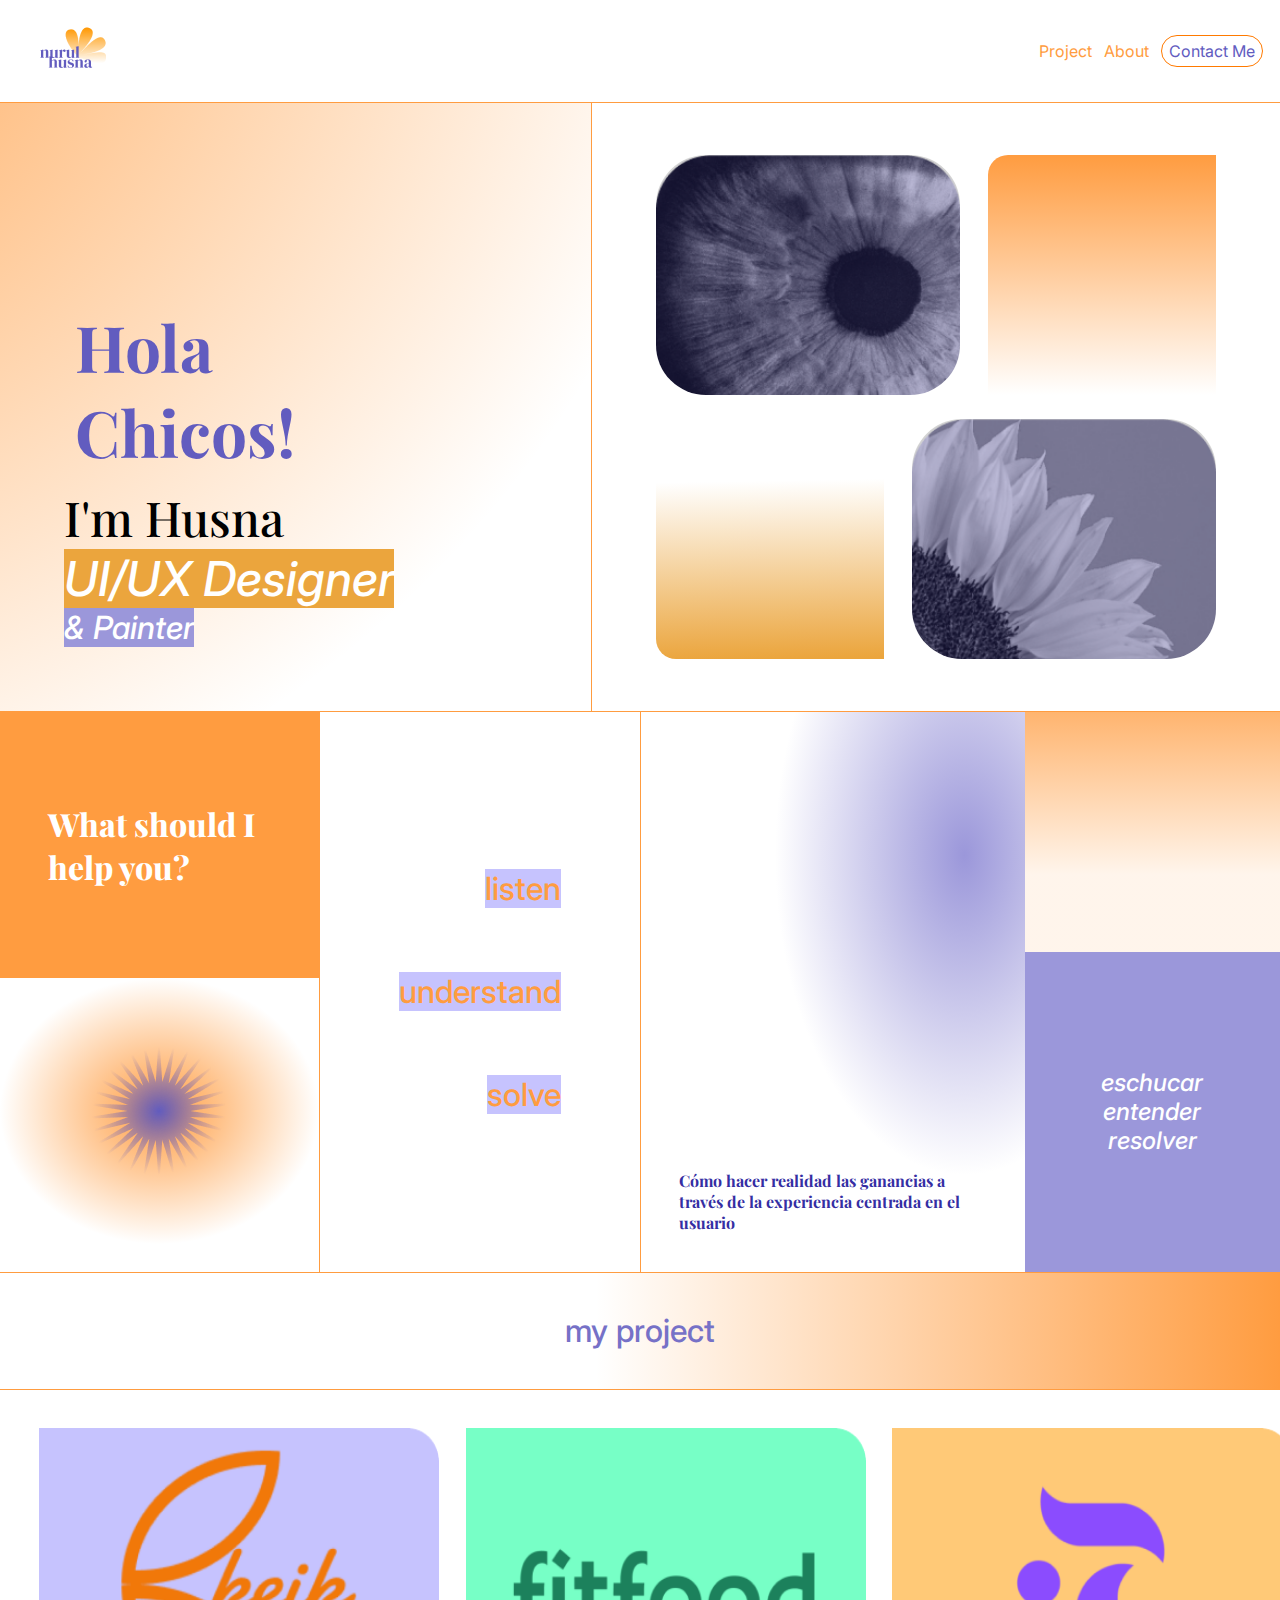
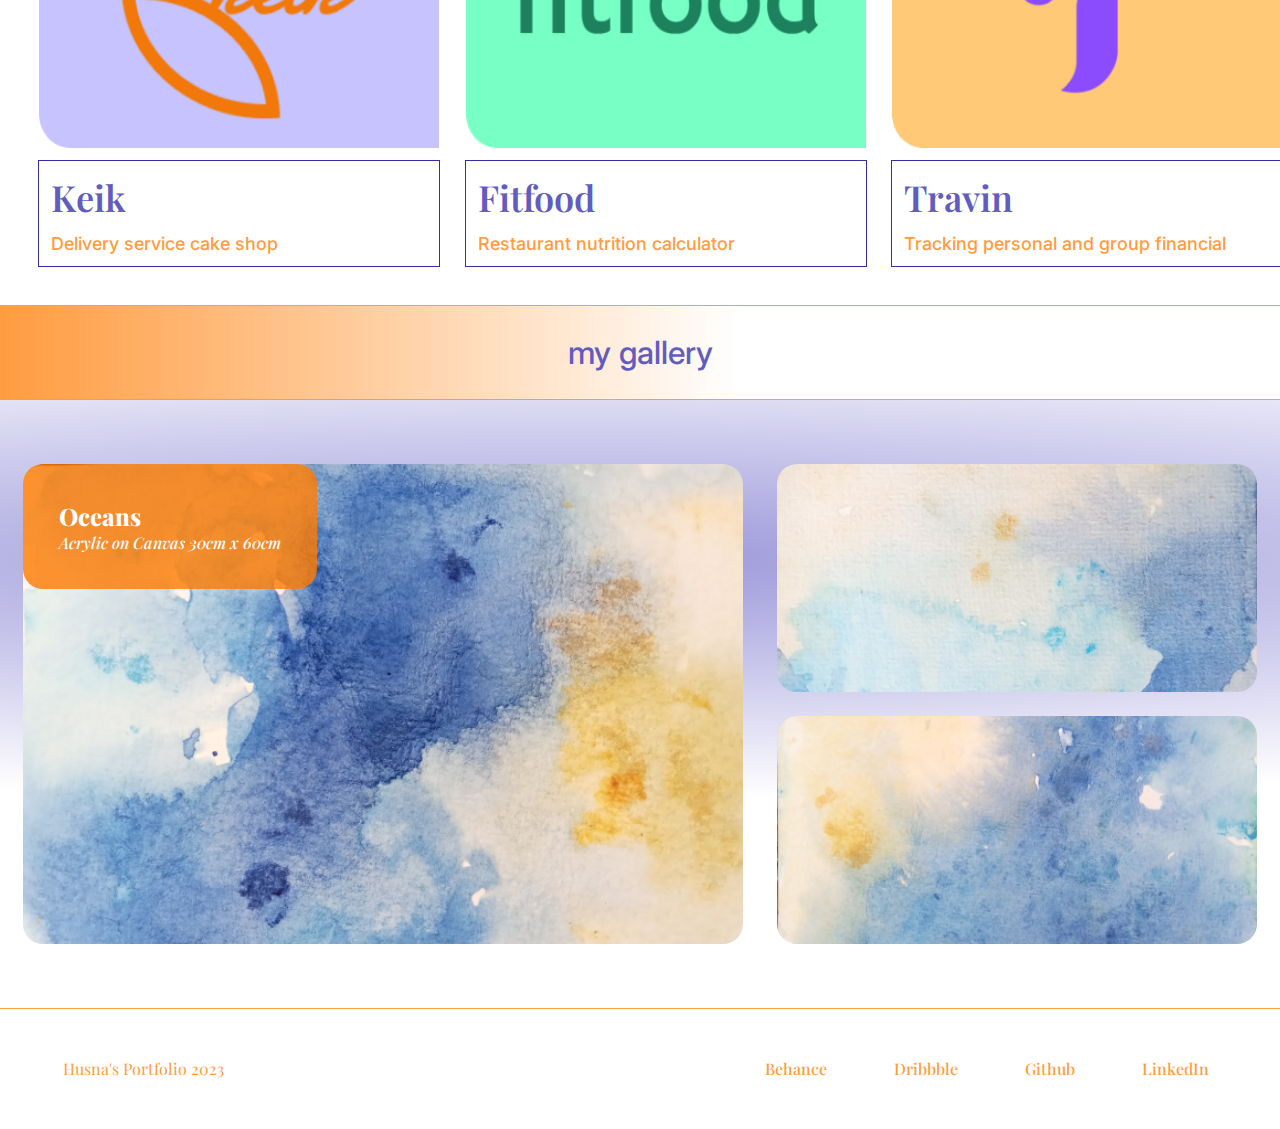
<file: index.html>
<!DOCTYPE html>
<html lang="en">
<head>
    <meta charset="UTF-8">
    <meta name="viewport" content="width=device-width, initial-scale=1.0">
    <title>Husna's Portfolio 2023</title>
    <link rel="stylesheet" href="./assets/css/style.css">
    <link rel="preconnect" href="https://fonts.googleapis.com">
    <link rel="preconnect" href="https://fonts.gstatic.com" crossorigin>
    <link href="https://fonts.googleapis.com/css2?family=Inter:wght@500&family=Playfair+Display:wght@500&display=swap" rel="stylesheet">
</head>
<body>
    <nav>
        <div class="logo">
            <a href="./index.html"><img src="./assets/images/logo.png" class= "logo"/></a>
        </div>
        <div class="navlist">
            <ul>
                <li><a href="/pages/project.html">Project</a></li>
                <li><a href="/pages/about.html">About</a></li>
                <a href="/pages/contact.html" class="button">Contact Me</a>
            </ul>    
        </div>
    </nav>
    <section class="introduction">
        <div class="intro1">
            <div class="textintro1">
                <h1>Hola Chicos!</h1>
                <div class="textintro2">
                <h2>I'm Husna</h2>
                <h3 class="orange">UI/UX Designer</h3>
                <h3 class="purple">& Painter</h3>
                </div>
            </div>
        </div>
        <div class="intro2">
            <div class="introfr1">
                <div class="boxf1">
                </div>
                <div class="boxf2">
                </div>
            </div>
            <div class="introfr2">
                <div class="boxf3">
                </div>
                <div class="boxf4">
                </div>
            </div>
        </div>
    </section>
    <section class="service">
        <div class="service1">
            <div class="service1box1">
                <p>What should I help you?</p>
            </div>
            <div class="service1box2">
                <img src="./assets/images/Star 5.png"/>
            </div>
        </div>
        <div class="service2">
            <div class="service2text">
            <p>listen</p>
            <p>understand</p>
            <p>solve</p>
            </div>
        </div>
        <div class="service3">
            <p>Cómo hacer realidad las ganancias a través de la experiencia centrada en el usuario</p>
        </div>
        <div class="service4">
            <div class="service4box1"></div>
            <div class="service4box2">
                <p>eschucar</p>
                <p>entender</p>
                <p>resolver</p>
            </div> 
        </div>
    </section>
    <section class="projecttitle">
        <h1>my project</h1>
    </section>
    <section class="project">
        <div class="projectcontainer">
            <div class="prjcard">
                <img src="/assets/images/keik.png"/>
                <div class="prjdesc">
                <h4><a href="/pages/contentkeik.html">Keik</a></h4>
                <p>Delivery service cake shop</p>
                </div>
            </div>
            <div class="prjcard">
                <img src="/assets/images/fitfood.png"/>
                <div class="prjdesc">
                <h4><a href="/pages/content.html">Fitfood</a></h4>
                <p>Restaurant nutrition calculator</p>
                </div>
            </div>
            <div class="prjcard">
                <img src="/assets/images/travin.png"/>
                <div class="prjdesc">
                <h4><a href="/pages/content.html">Travin</a></h4>
                <p>Tracking personal and group financial</p>
                </div>
            </div>
        </div>
    </section>
    <section class="gallerytitle">
        <h2>my gallery</h2>
    </section>
    <section class="gallery">
        <div class="gallerymain">
            <div class="gallerymaintext">
                <h4>Oceans</h4>
                <p><i>Acrylic on Canvas 30cm x 60cm</i></p>
            </div>
        </div>
        <div class="gallerysmall">
            <div class="gallerysmallcontent1"></div>
            <div class="gallerysmallcontent2"></div>
        </div>
    </section>
    <footer>
        <p>Husna's Portfolio 2023</p>
        <div class="footertext">
            <ul>
                <li><a href="https://www.behance.net/husnaanana">Behance</a></li>
                <li><a href="https://dribbble.com/NonaHusna">Dribbble</a></li>
                <li><a href="">Github</a></li>
                <li><a href="http://www.linkedin.com/in/nurul-husna23">LinkedIn</a></li>
            </ul>
        </div>
    </footer>
    <script type="JavaScripttext" src="./assets/js/script.js"></script>
</body>
</html>
</file>
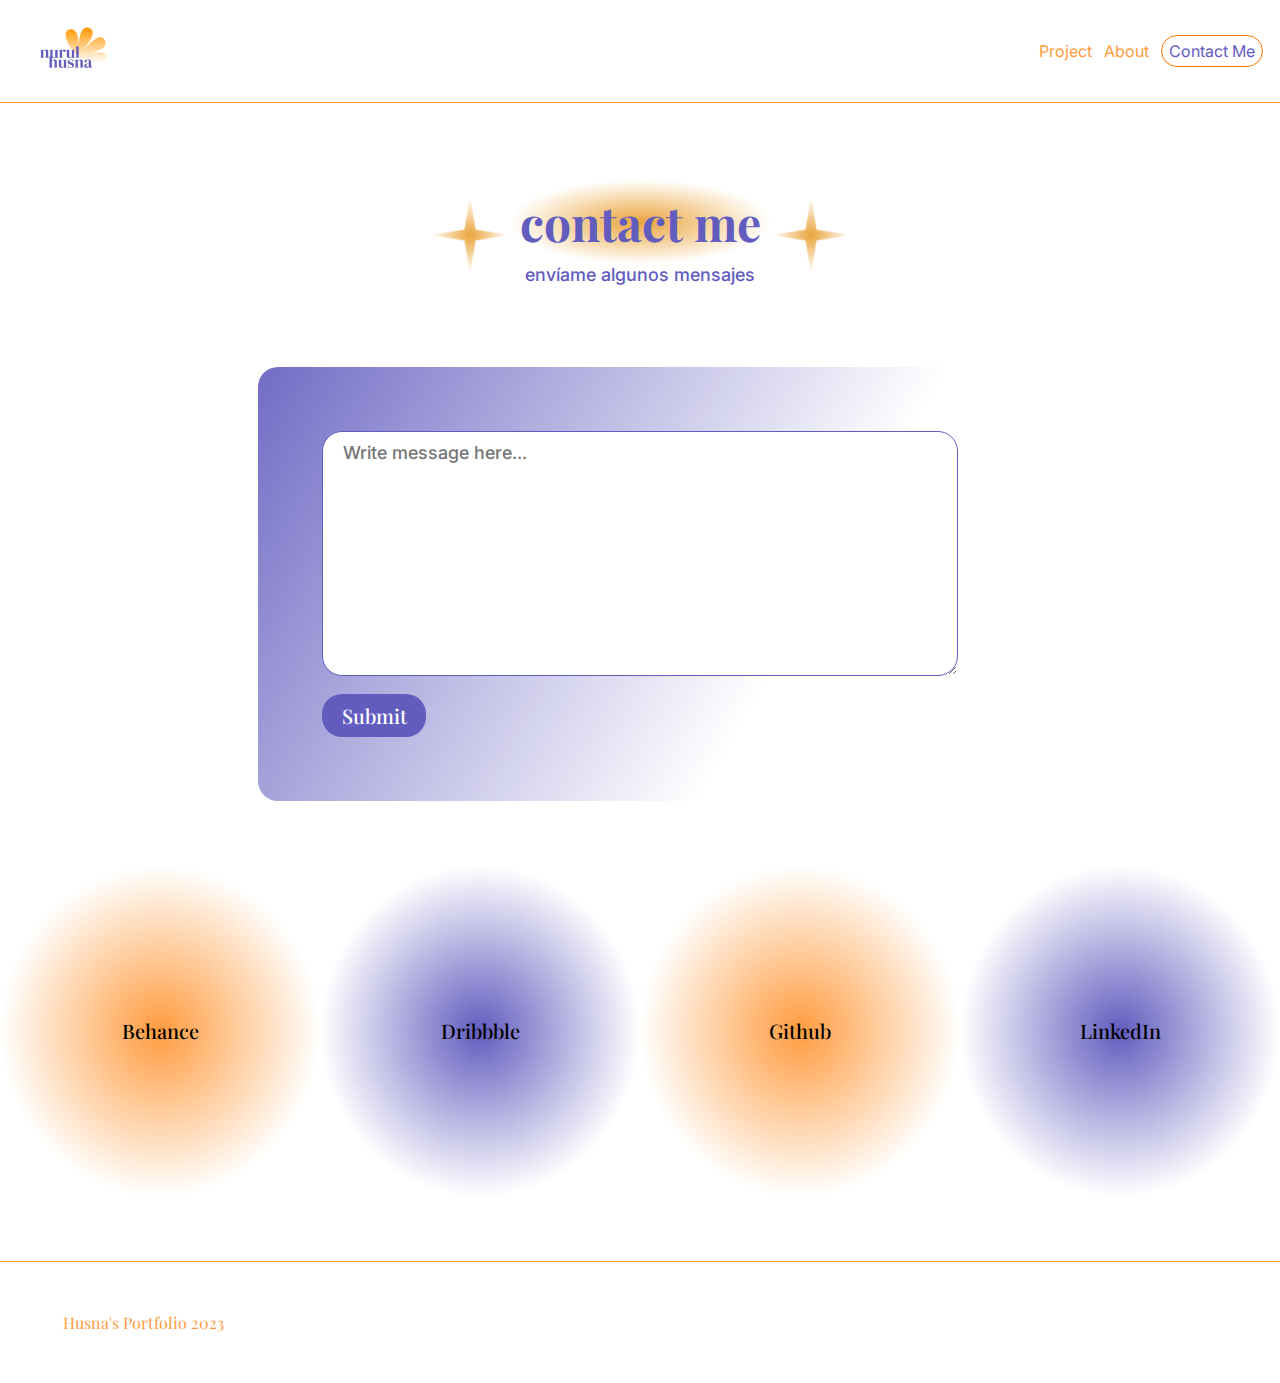
<file: pages/contact.html>
<!DOCTYPE html>
<html lang="en">
<head>
    <meta charset="UTF-8">
    <meta name="viewport" content="width=device-width, initial-scale=1.0">
    <title>Husna's Portfolio 2023</title>
    <link rel="stylesheet" href="/assets/css/style.css">
    <link rel="preconnect" href="https://fonts.googleapis.com">
    <link rel="preconnect" href="https://fonts.gstatic.com" crossorigin>
    <link href="https://fonts.googleapis.com/css2?family=Inter:wght@500&family=Playfair+Display:wght@500&display=swap" rel="stylesheet">
</head>
<body>
    <nav>
        <div class="logo">
            <a href="/index.html"><img src="/assets/images/logo.png" class= "logo"/></a></a>
        </div>
        <div class="navlist">
            <ul>
                <li><a href="/pages/project.html">Project</a></li>
                <li><a href="/pages/about.html">About</a></li>
                <a href="/pages/contact.html" class="button">Contact Me</a>
            </ul>    
        </div>
    </nav>
    <section class="contacttitle">
        <div class="contact">
        <img src="/assets/images/Star 1.png"/>
            <div class=" contacttext">
                <h1>contact me</h1>
                <p>envíame algunos mensajes</p>
            </div>
        <img src="/assets/images/Star 1.png"/>
        </div>
    </section>
    <section class="message">
        <form id="messagebox">
            <textarea id="textmessage" type="text" name="name" rows="10" cols="50" placeholder="Write message here..."></textarea>
            <br>
            <button class="submitmessage" type="submit" id="submit-btn">Submit</button>
        </form>
    </section>

    <section class="social">
        <a class="socialorange" href="https://www.behance.net/husnaanana">Behance</a>
        <a class="socialpurple" href="https://dribbble.com/NonaHusna">Dribbble</a>
        <a class="socialorange" href="">Github</a>
        <a class="socialpurple" href="http://www.linkedin.com/in/nurul-husna23">LinkedIn</a>
    </section>
    <footer>
        <p>Husna's Portfolio 2023</p>
    </footer>
    <script type="JavaScripttext" src="./assets/js/contact.js"></script>
</body>
</html>
</file>
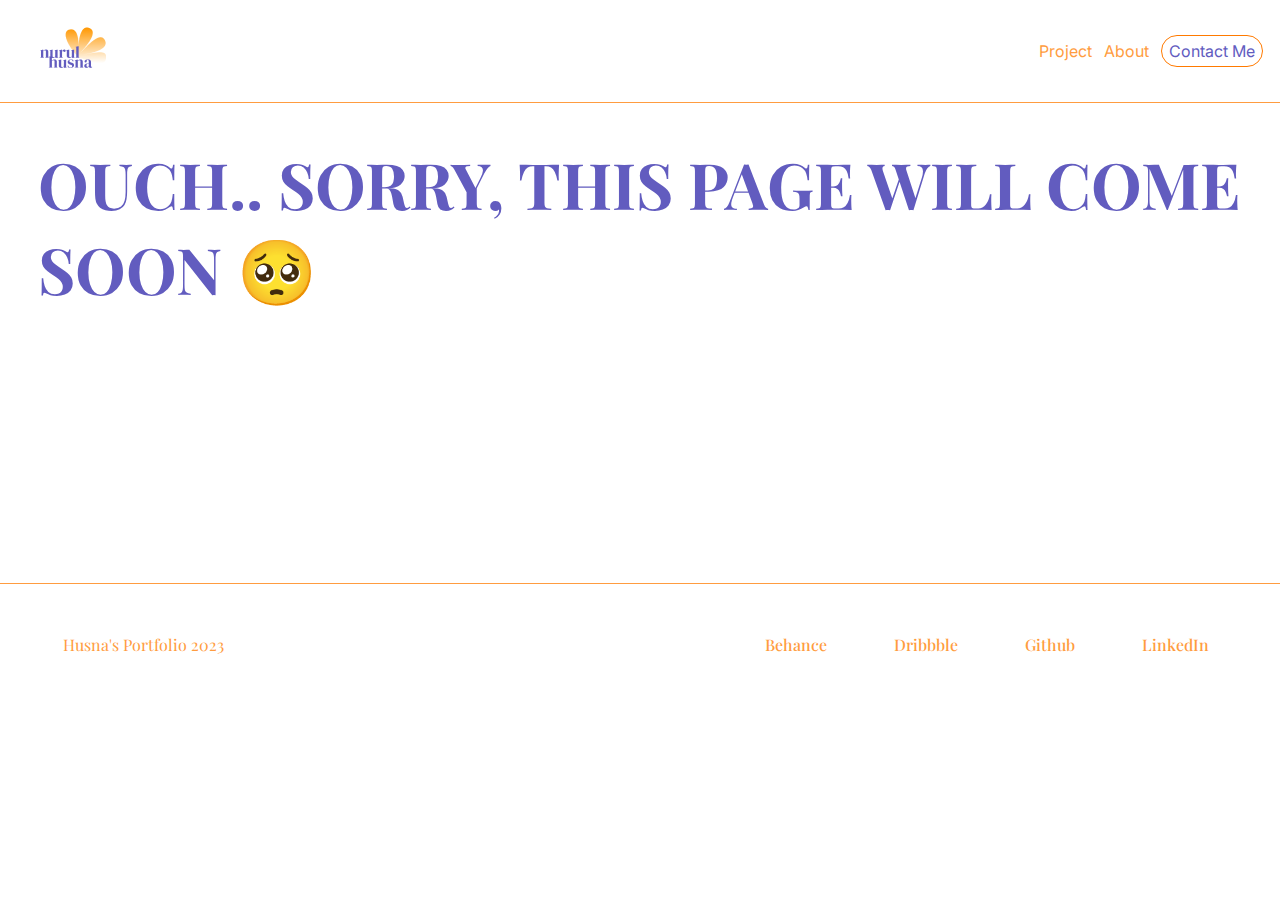
<file: pages/content.html>
<!DOCTYPE html>
<html lang="en">
<head>
    <link rel="stylesheet" href="/assets/css/style.css">
    <link rel="preconnect" href="https://fonts.googleapis.com">
    <link rel="preconnect" href="https://fonts.gstatic.com" crossorigin>
    <link href="https://fonts.googleapis.com/css2?family=Inter:wght@500&family=Playfair+Display:wght@500&display=swap" rel="stylesheet">
</head>
<body>
    <nav>
        <div class="logo">
            <a href="/index.html"><img src="/assets/images/logo.png" class= "logo"/></a>
        </div>
        <div class="navlist">
            <ul>
                <li><a href="./project.html">Project</a></li>
                <li><a href="./about.html">About</a></li>
                <a href="./contact.html" class="button">Contact Me</a>
            </ul>    
        </div>
    </nav>
    <section class="contentcontain">
        <h1>OUCH.. SORRY, THIS PAGE WILL COME SOON &#129402;</h1>
    </section>
    <footer>
        <p>Husna's Portfolio 2023</p>
        <div class="footertext">
            <ul>
                <li><a href="https://www.behance.net/husnaanana">Behance</a></li>
                <li><a href="https://dribbble.com/NonaHusna">Dribbble</a></li>
                <li><a href="">Github</a></li>
                <li><a href="http://www.linkedin.com/in/nurul-husna23">LinkedIn</a></li>
            </ul>
        </div>
    </footer> 
</body>
</html>
</file>
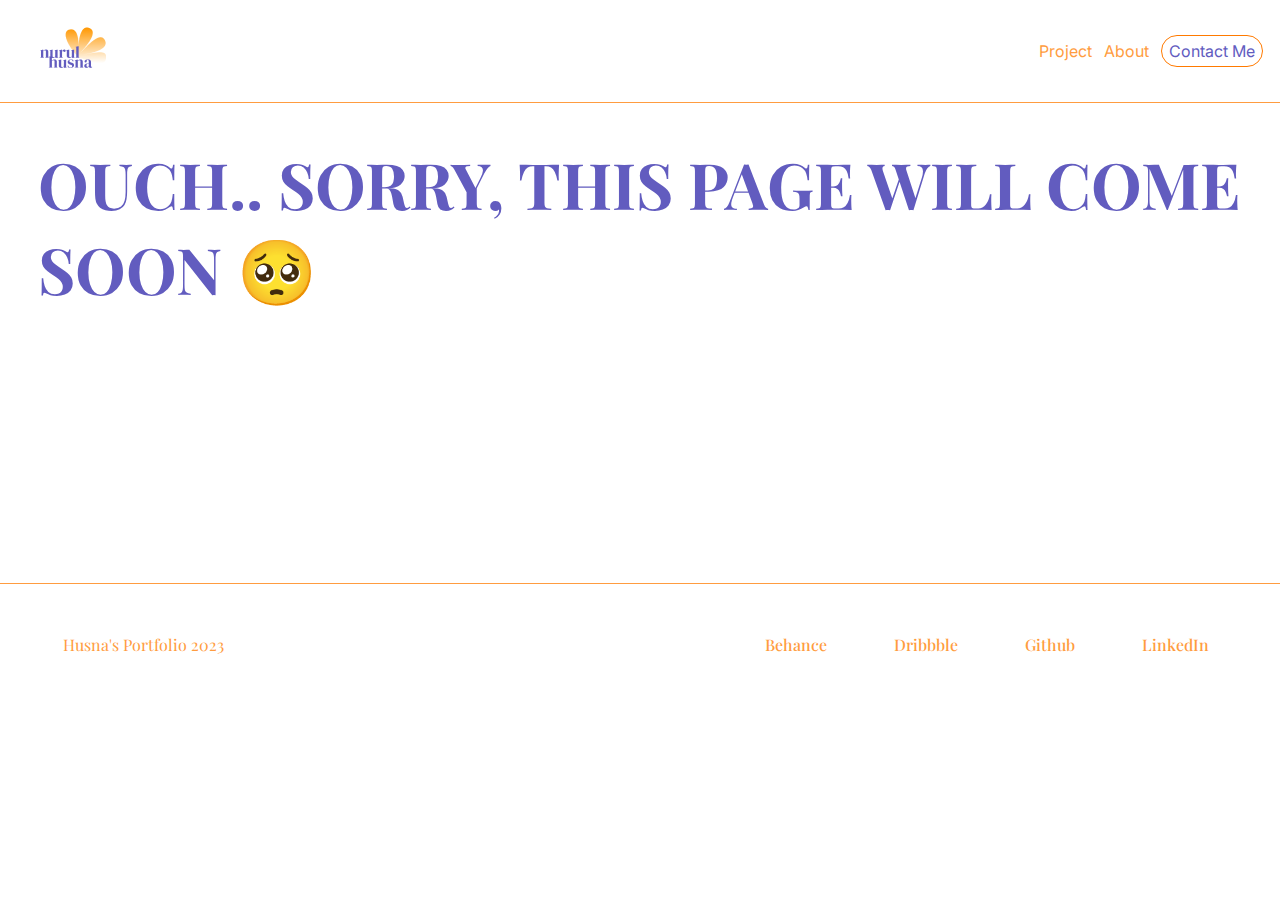
<file: pages/contentkeik.html>
<!DOCTYPE html>
<html lang="en">
<head>
    <link rel="stylesheet" href="/assets/css/style.css">
    <link rel="preconnect" href="https://fonts.googleapis.com">
    <link rel="preconnect" href="https://fonts.gstatic.com" crossorigin>
    <link href="https://fonts.googleapis.com/css2?family=Inter:wght@500&family=Playfair+Display:wght@500&display=swap" rel="stylesheet">
</head>
<body>
    <nav>
        <div class="logo">
            <a href="/index.html"><img src="/assets/images/logo.png" class= "logo"/></a>
        </div>
        <div class="navlist">
            <ul>
                <li><a href="./project.html">Project</a></li>
                <li><a href="./about.html">About</a></li>
                <a href="./contact.html" class="button">Contact Me</a>
            </ul>    
        </div>
    </nav>
    <section class="contentcontain">
        <h1 class="info">OUCH.. SORRY, THIS PAGE WILL COME SOON &#129402;</h1>
    </section>
    <footer>
        <p>Husna's Portfolio 2023</p>
        <div class="footertext">
            <ul>
                <li><a href="https://www.behance.net/husnaanana">Behance</a></li>
                <li><a href="https://dribbble.com/NonaHusna">Dribbble</a></li>
                <li><a href="">Github</a></li>
                <li><a href="http://www.linkedin.com/in/nurul-husna23">LinkedIn</a></li>
            </ul>
        </div>
    </footer> 
</body>
</html>
</file>
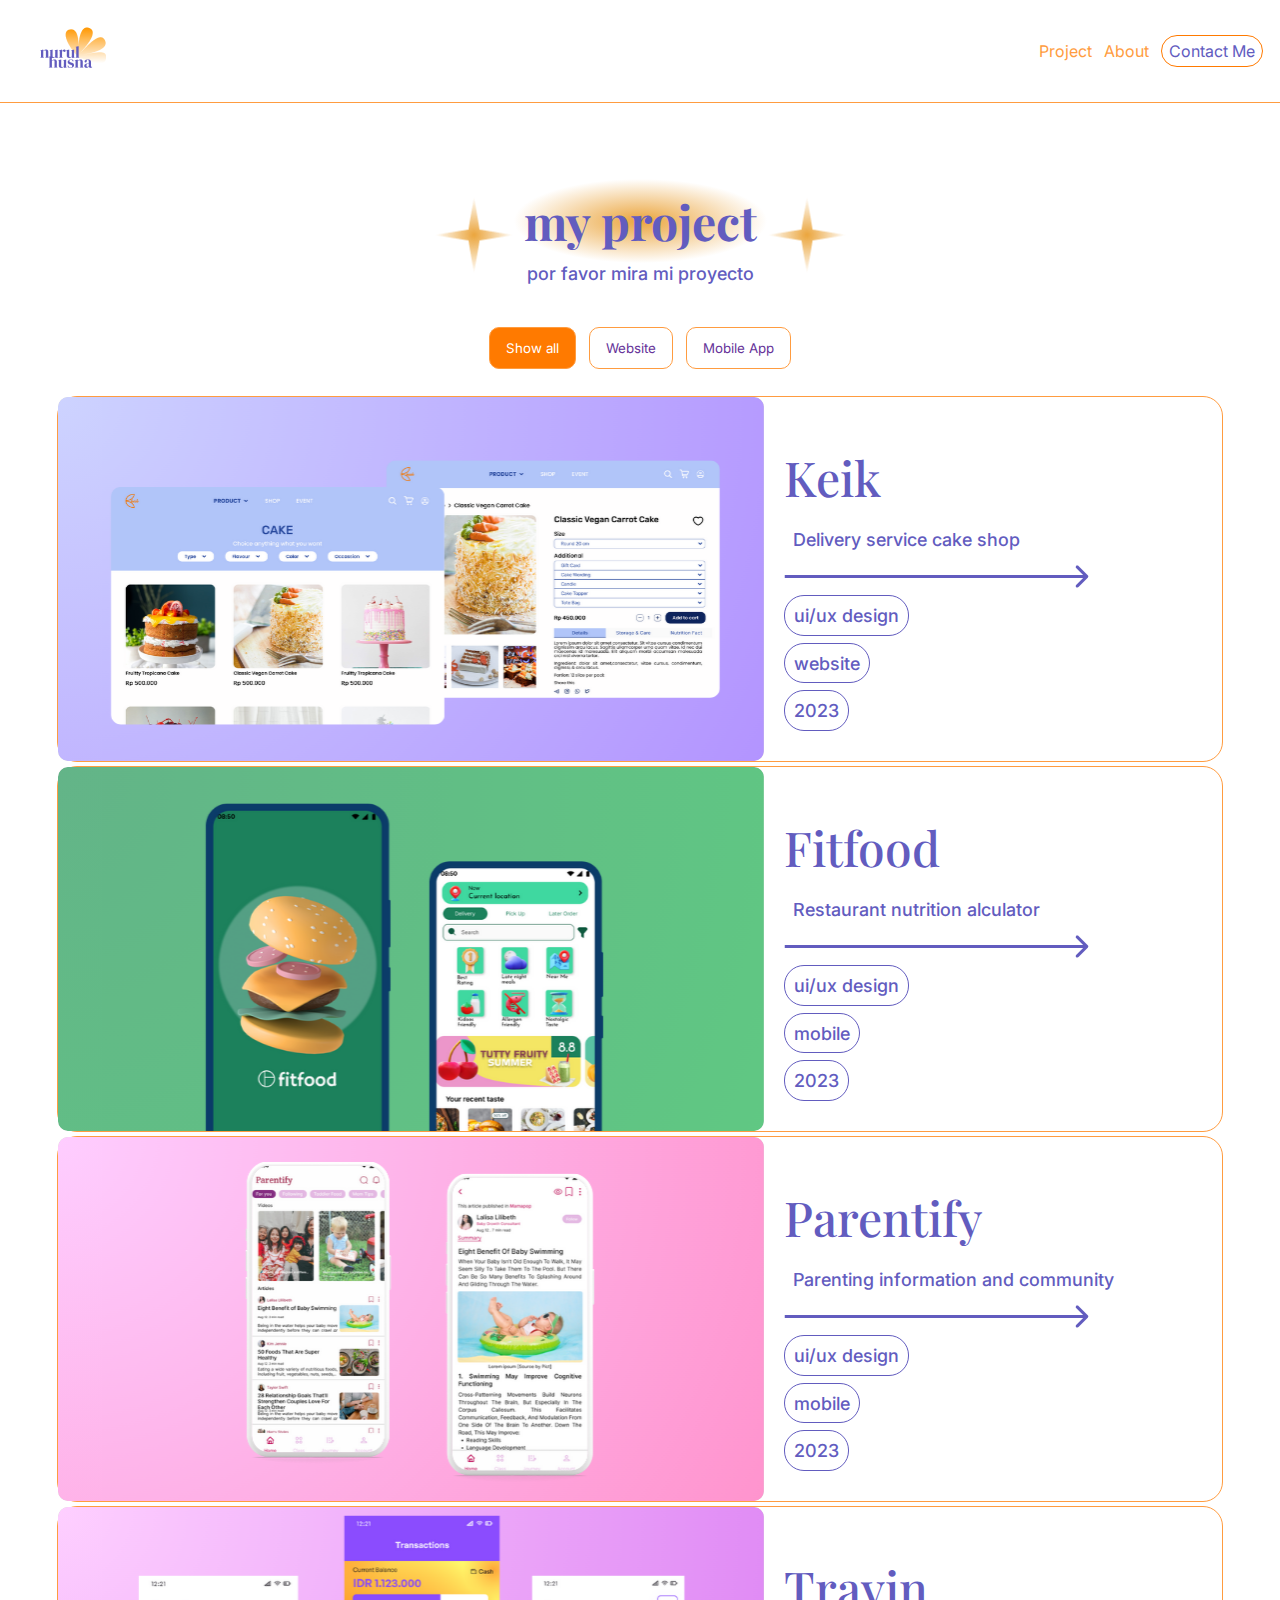
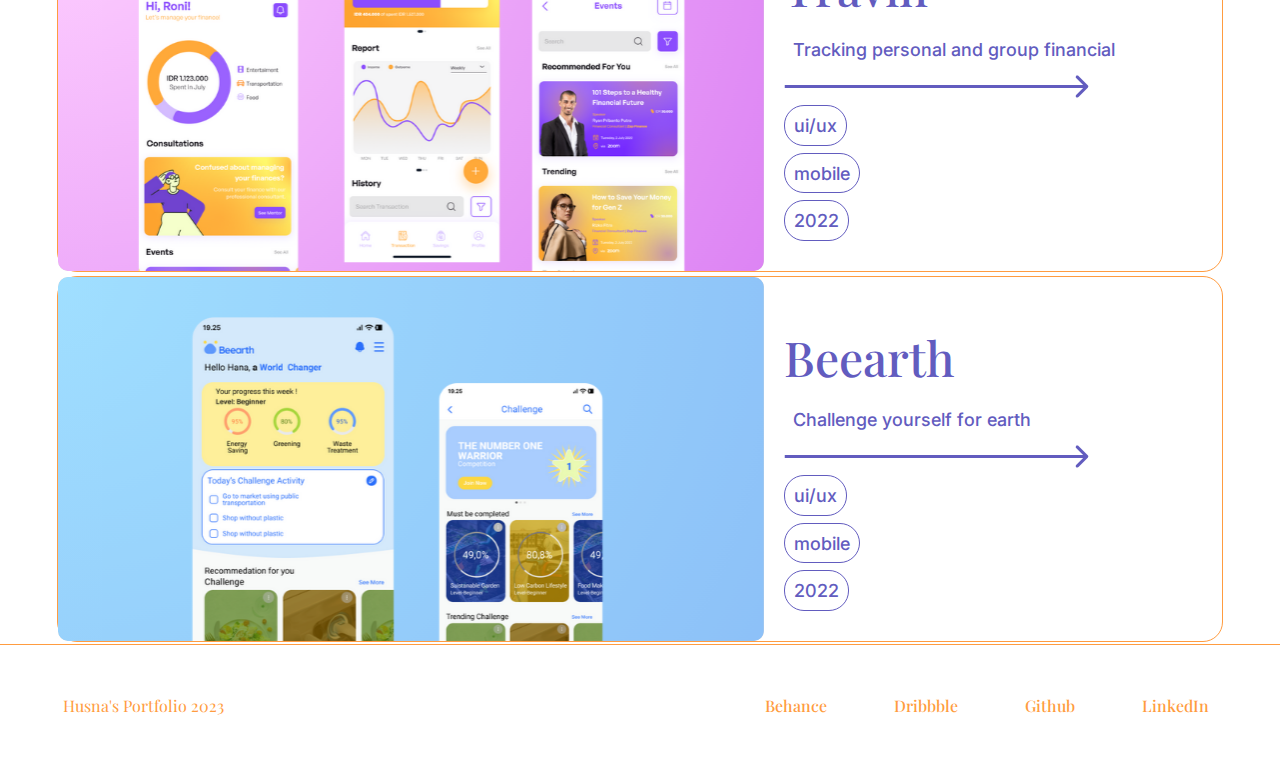
<file: pages/project.html>
<!DOCTYPE html>
<html lang="en">
<head>
    <meta charset="UTF-8">
    <meta name="viewport" content="width=device-width, initial-scale=1.0">
    <title>Husna's Portfolio 2023</title>
    <link rel="stylesheet" href="/assets/css/style.css">
    <link rel="preconnect" href="https://fonts.googleapis.com">
    <link rel="preconnect" href="https://fonts.gstatic.com" crossorigin>
    <link href="https://fonts.googleapis.com/css2?family=Inter:wght@500&family=Playfair+Display:wght@500&display=swap" rel="stylesheet">
</head>
<body>
    <nav>
        <div class="logo">
            <a href="/index.html"><img src="/assets/images/logo.png" class= "logo"/></a>
        </div>
        <div class="navlist">
            <ul>
                <li><a href="/pages/project.html">Project</a></li>
                <li><a href="/pages/about.html">About</a></li>
                <a href="/pages/contact.html" class="button">Contact Me</a>
            </ul>    
        </div>
    </nav>
        <section class="myprojecttitle">
            <div class="myproject">
                <img src="/assets/images/Star 1.png"/>
                <div class="myprojecttext">
                    <h1>my project</h1>
                    <p>por favor mira mi proyecto</p>
                </div>
                <img src="/assets/images/Star 1.png"/>
            </div>
        </section>

    <div id="myBtnContainer">
        <button class="btn active" onclick="filterSelection('all')"> Show all</button>
        <button class="btn" onclick="filterSelection('website')"> Website</button>
        <button class="btn" onclick="filterSelection('mobileApp')"> Mobile App</button>
    </div>
    
    <div class="container">
        <div class="filterDiv website">
            <div class="myprjcard">
                <img class="myprjimg" src="/assets/images/Keik1.png"/>
                <div class="myprjdesc">
                    <h1><a href="./contentkeik.html">Keik</a></h1>
                    <p>Delivery service cake shop</p>
                    <img class="arrow" src="/assets/images/Arrow 1.png"/>
                    <p class="type">ui/ux design</p>
                    <p class="type">website</p>
                    <p class="type">2023</p>
                </div>
            </div>
        </div>
        <div class="filterDiv mobileApp">
            <div class="myprjcard">
                <img class="myprjimg" src="/assets/images/fitfood1.png"/>
                <div class="myprjdesc">
                    <h1><a href="./content.html">Fitfood</a></h1>
                    <p>Restaurant nutrition alculator</p>
                    <img class="arrow" src="/assets/images/Arrow 1.png"/>
                    <p class="type">ui/ux design</p>
                    <p class="type">mobile</p>
                    <p class="type">2023</p>
                </div>
            </div>
        </div>
        <div class="filterDiv mobileApp">
            <div class="myprjcard">
                <img class="myprjimg" src="/assets/images/parentify1.png"/>
                <div class="myprjdesc">
                    <h1><a href="./content.html">Parentify</a></h1>
                    <p>Parenting information and community </p>
                    <img class="arrow" src="/assets/images/Arrow 1.png"/>
                    <p class="type">ui/ux design</p>
                    <p class="type">mobile</p>
                    <p class="type">2023</p>
                </div>
            </div>
        </div>
        <div class="filterDiv mobileApp">
            <div class="myprjcard">
                <img class="myprjimg" src="/assets/images/travin1.png"/>
                <div class="myprjdesc">
                    <h1><a href="./content.html">Travin</a></h1>
                    <p>Tracking personal and group financial</p>
                    <img class="arrow" src="/assets/images/Arrow 1.png"/>
                    <p class="type">ui/ux</p>
                    <p class="type">mobile</p>
                    <p class="type">2022</p>
                </div>
            </div>
        </div>
        <div class="filterDiv mobileApp">
            <div class="myprjcard">
                <img class="myprjimg" src="/assets/images/beearth1.png"/>
                <div class="myprjdesc">
                    <h1><a href="./content.html">Beearth</a></h1>
                    <p>Challenge yourself for earth</p>
                    <img class="arrow" src="/assets/images/Arrow 1.png"/>
                    <p class="type">ui/ux</p>
                    <p class="type">mobile</p>
                    <p class="type">2022</p>
                </div>
            </div>
        </div>
    </div>
    <footer>
        <p>Husna's Portfolio 2023</p>
        <div class="footertext">
            <ul>
                <li><a href="https://www.behance.net/husnaanana">Behance</a></li>
                <li><a href="https://dribbble.com/NonaHusna">Dribbble</a></li>
                <li><a href="">Github</a></li>
                <li><a href="http://www.linkedin.com/in/nurul-husna23">LinkedIn</a></li>
            </ul>
        </div>
    </footer>
      
              <script src="/assets/js/project.js"></script>
    </body>
</html>
</file>
<file: assets/css/style.css>
/*all*/
body{
    margin: 0;
    padding: 0;
    width: auto;
}

/*navbar*/
nav {
    justify-content: center;
    display: inline-flex;
    margin: 0%;
    width: 100%;
    padding: 0%;
    align-items: center;
    align-content: center;
    gap: 70%;
    border-bottom: 1px solid #FF9C40;
    background: #FFF;
    text-align: center;
    justify-content: space-between;
}

nav .logo {
    margin: 0%;
    padding: 2% 3%;
    width: auto;
    height: auto;
}

.navlist {
    margin: auto 0%;
    padding: 0%;
    width: 100%;
    height: auto;
}

.navlist ul{
    margin: 0%;
    padding: 0%;
    display: flex;
    flex-direction: row;
    align-items: center;
    gap: 5%;
    list-style: none;
    text-decoration: none;
}

.navlist li {
    margin: 0%;
    padding: 0%;
}

.navlist ul li a {
    padding: 0%;
    margin: 0%;
    color: #FF9C40;
    font-family: 'Inter', sans-serif;
    font-size: 1em;
    font-style: normal;
    font-weight: normal;
    line-height: normal;
    text-decoration: none;
}

.navlist ul li a:hover {
    background: radial-gradient(50% 50% at 50% 50%, #352EA3 0%, rgba(98, 92, 191, 0.43) 56.77%, rgba(98, 92, 191, 0.00) 100%); ;
}

.button {
    margin: 0%;
    padding: 3%;
    justify-content: center;
    align-items: center;
    border-radius: 20px;
    border: 1px solid #FF7A00;
    background: none;
    color: #625CBF;
    font-family: 'Inter', sans-serif;
    font-size: 1em;
    font-style: normal;
    font-weight: normal;
    line-height: 100%;
    text-decoration: none;
}

/*footer*/
footer {
    display: inline-flex;
    padding: 2% 3%;
    align-items: flex-start;
    border-top: 1px solid #FF9C40;
    background: #FFF;
    width: 95%;
    margin: 0%;
    justify-content: space-between;
}

footer p {
    color: #FF9C40;
    font-family: 'Playfair Display', serif;
    font-size: 1em;
    font-style: normal;
    font-weight: normal;
    line-height: normal;
    width: 40%;
    margin: 0%;
    padding: 2%;
}

.footertext {
    display: flex;
    align-items: flex-end;
    margin: 0%;
    padding: 0%;
    width: 40%;
    padding: 2%;
}

.footertext ul {
    display: flex;
    flex-direction: row;
    gap: 5%;
    align-items: flex-end;
    padding: 0%;
    margin: 0%;
    width: 100%;
    justify-content: space-around;
}

.footertext ul li {
    list-style: none;
}

.footertext ul li a {
    color: #FF9C40;
    font-family: 'Playfair Display', serif;
    font-size: 1em;
    font-style: normal;
    font-weight: 500;
    line-height: normal;
    text-decoration: none;
}

/*HOMEPAGE*/
/*intro*/
.introduction {
    display: inline-flex;
    align-items: flex-start;
    width: 100%;
    margin: 0%;
    padding: 0%;
}

.intro1 {
    display: flex;
    width: 50%;
    height: 30rem;
    padding: 5%;
    flex-direction: column;
    justify-content: flex-end;
    align-items: flex-start;
    gap: 0%;
    background: radial-gradient(184.59% 168.51% at -61.4% -37.38%, #FF9C40 0.87%, rgba(255, 156, 64, 0.00) 100%);
}

.textintro1 {
    display: flex;
    flex-direction: column;
    align-items: flex-start;
    gap: 5%;
}

.textintro1 h1 {
    color:#625CBF;
    font-family: 'Playfair Display', serif;
    font-size: 4em;
    font-style: normal;
    font-weight: bolder;
    line-height: normal;
    margin: 0%;;
}

.textintro2 {
    display: flex;
    flex-direction: column;
    align-items: flex-start;
    gap: 5%;
}

.textintro2 h2 {
    color: #000;
    font-family: 'Playfair Display', serif;
    font-size: 3em;
    font-style: normal;
    font-weight: 500;
    line-height: normal;
    margin: 0%;
}

.orange {
    background: #EBA53D;
    color: #FFF;
    font-family: 'Inter', sans-serif;
    font-size: 3em;
    font-style: italic;
    font-weight: 500;
    line-height: normal;
    margin: 0%;
}

.purple {
    background: #9B97DA;
    color: #FFF;
    font-family: 'Inter', sans-serif;
    font-size: 2em;
    font-style: italic;
    font-weight: 500;
    line-height: normal;
    margin: 0%;
}

.intro2 {
    display: flex;
    height: 30rem;
    padding: 5%;
    flex-direction: column;
    justify-content: center;
    align-items: center;
    gap: 5%;
    border-left: 1px solid #FF9C40;
    width: 50%;
}

.introfr1 {
    display: flex;
    align-items: flex-start;
    gap: 5%;
}

.boxf1 {
    width: 20em;
    height: 15em;
    border-radius: 50px;
    background: url("/assets/images/eye.png"), lightgray 50% / cover no-repeat;
    background-repeat: no-repeat;
    background-size: cover;
}

.boxf2 {
    width: 15em;
    height: 15em;
    border-radius: 20px 0px 0px 0px;
    background: linear-gradient(180deg, #FF9C40 0%, rgba(255, 156, 64, 0.00) 100%);
}

.introfr2 {
    display: flex;
    align-items: flex-start;
    gap: 5%;
}

.boxf3 {
    width: 15em;
    height: 15em;
    border-radius: 0px 0px 0px 20px;
    background: linear-gradient(359deg, #EBA53D 0.96%, rgba(235, 165, 61, 0.00) 73.91%);
}

.boxf4 {
    width: 20em;
    height: 15em;
    border-radius: 50px;
    background: url("/assets/images/flower.png"), lightgray 50% / cover no-repeat;
    background-repeat: no-repeat;
    background-size: cover;
}

/*service*/
.service {
    display: flex;
    width: 100%;
    align-items: flex-start;
    border-top: 1px solid #FF9C40;
    margin: 0%;
}

.service1 {
    display: flex;
    flex-direction: column;
    align-items: flex-start;
    width: 25%;
    height: 35rem;
}

.service1box1 {
    display: flex;
    width: 100%;
    height: 266px;
    padding: 0%;
    flex-direction: column;
    justify-content: center;
    align-items: center;
    background: #FF9C40;
}

.service1box1 p {
    width: 70%;
    color: #FFF;
    font-family: 'Playfair Display', serif;
    font-size: 2em;
    font-style: normal;
    font-weight: 800;
    line-height: normal;
}

.service1box2 {
    display: flex;
    width: 100%;
    height: 266px;
    padding: 0%;
    flex-direction: column;
    justify-content: center;
    align-items: center;
    background: radial-gradient(50% 50% at 50% 50%, #FF9C40 0%, rgba(255, 156, 64, 0.00) 100%);
}

.service1box2 img {
    width: auto;
    height: auto;
}

.service2 {
    display: flex;
    width: 25%;
    height: 35rem;
    padding: 0%;
    flex-direction: column;
    justify-content: center;
    align-items: center;
    flex-shrink: 0;
    border-left: 1px solid #FF9C40;
    border-right: 1px solid #FF9C40;
}

.service2text {
    display: flex;
    flex-direction: column;
    justify-content: center;
    align-items: flex-end;
}

.service2text p {
    display: flex;
    justify-content: center;
    align-items: flex-end;
    background: #C6C3FE;
    color: #FF9C40;
    font-family: 'Inter', sans-serif;
    font-size: 2em;
    font-style: normal;
    font-weight: 500;
    line-height: normal;
}

.service3 {
    display: flex;
    width: 30%;
    height: 35rem;
    padding: 0%;
    flex-direction: column;
    justify-content: flex-end;
    align-items: flex-start;
    flex-shrink: 0;
    background: radial-gradient(53.25% 61.69% at 84.21% 25.56%, #9B97DA 0%, rgba(155, 151, 218, 0.00) 92.62%);
}

.service3 p {
    width: auto;
    height: auto;
    flex-shrink: 0;
    color: #352EA3;
    font-family: 'Playfair Display',serif;
    font-size: 16px;
    font-style: normal;
    font-weight: 700;
    line-height: normal;
    margin: 0%;
    padding: 10%;
}

.service4 {
    display: flex;
    flex-direction: column;
    align-items: flex-start;
    width: 20%;
}

.service4box1 {
    display: flex;
    width: 100%;
    height: 15rem;
    flex-direction: column;
    justify-content: center;
    align-items: center;
    background: linear-gradient(180deg, #FF9C40 -25.56%, rgba(255, 156, 64, 0.10) 67.67%);
}

.service4box2 {
    display: flex;
    width: 100%;
    height: 20rem;
    flex-direction: column;
    justify-content: center;
    align-items: center;
    background: #9B97DA;
}

.service4box2 p {
    color: #FFF;
    font-family: 'Inter', sans-serif;
    font-size: 1.5em;
    font-style: italic;
    font-weight: 500;
    line-height: normal;
    margin: 0%;
    padding: 0%;
}

/*project*/
.projecttitle {
    display: flex;
    width: 100%;
    padding: 0%;
    justify-content: center;
    align-items: center;
    border-top: 1px solid #FF9C40;
    border-bottom: 1px solid #FF9C40;
    background: linear-gradient(270deg, #FF9C40 0%, rgba(255, 156, 64, 0.00) 53.44%);
}

.projecttitle h1 {
    color: #7671C7;
    font-family: 'Inter', sans-serif;
    font-size: 2em;
    font-style: normal;
    font-weight: 500;
    line-height: normal;
}

.project {
    display: flex;
    width: 100%;
    padding: 3%;
    align-items: flex-start;
    margin: 0 auto;
}

.projectcontainer {
    display: flex;
    flex-direction: row;
    gap: 2%
}

.prjcard {
    display: flex;
    flex-direction: column;
    justify-content: center;
    align-items: center;
    gap: 5%;
}

.prjcard img {
    width: 25rem;
    height: 20rem;
    border-radius: 0px 30px;
    margin-bottom: 3%;
}

.prjdesc {
    display: flex;
    width: 25rem;
    padding: 10px 20px;
    flex-direction: column;
    align-items: flex-start;
    gap: 0%;
    border: 1px solid #352EA3;
    padding: 0%;
    margin: 0%;
}

.prjdesc h4 {
    width: 25rem;
    margin: 0%;
    padding-left: 3%;
    padding-bottom: 3%;
    padding-top: 3%;
    flex-shrink: 0;
    color: #625CBF;
    font-family: 'Playfair Display' , serif;
    font-size: 1.5em;
    font-style: normal;
    font-weight: 600;
    line-height: normal;
    text-decoration: none;
}

.prjdesc h4 a {
    width: auto;
    margin: 0%;
    padding:0%;
    flex-shrink: 0;
    color: #625CBF;
    font-family: 'Playfair Display' , serif;
    font-size: 1.5em;
    font-style: normal;
    font-weight: 600;
    line-height: normal;
    text-decoration: none;
}

.prjdesc p {
    width: 25rem;
    padding-left: 3%;
    padding-bottom: 3%;
    margin: 0%;
    color: #FF9C40;
    font-family: 'Inter',sans-serif;
    font-size: 18px;
    font-style: normal;
    font-weight: 500;
    line-height: normal;
}

/*gallery*/
.gallerytitle {
    display: flex;
    width: 100%;
    padding: 0%;
    justify-content: center;
    align-items: center;
    gap: 10px;
    border-top: 1px solid #FF9C40;
    border-bottom: 1px solid #FF9C40;
    background: linear-gradient(90deg, #FF9C40 0%, rgba(255, 156, 64, 0.00) 57.73%);
}

.gallerytitle h2 {
    color: #625CBF;
    font-family: 'Inter',sans-serif;
    font-size: 2em;
    font-style: normal;
    font-weight: 500;
    line-height: normal;
}

.gallery {
    display: flex;
    height: 100%;
    padding: 5%;
    flex-direction: row;
    align-items: flex-start;
    justify-content: center;
    gap: 3%;
    background: radial-gradient(148.34% 39.65% at 44.2% 26.18%, #9B97DA 0%, rgba(255, 255, 255, 0.00) 100%);
}

.gallerymain {
    width: 45rem;
    height: 30rem;
    flex-shrink: 0;
    border-radius: 20px;
    background: url("/assets/images/lukisan1.png"), lightgray 50% / cover no-repeat;
    background-repeat: no-repeat;
    background-size: cover;
}

.gallerymaintext {
    display: flex;
    width: fit-content;
    height: fit-content;
    padding: 5%;
    flex-direction: column;
    align-items: flex-start;
    flex-shrink: 0;
    border-radius: 20px;
    background: rgba(255, 122, 0, 0.80);
}

.gallerymaintext h4 {
    padding: 0%;
    margin: 0%;
    color: #FFF;
    font-family: 'Playfair Display',serif;
    font-size: 1.5em;
    font-style: normal;
    font-weight: 800;
    line-height: normal;
}

.gallerymaintext p {
    padding: 0%;
    margin: 0%;
    color: #FFF;
    font-family: 'Playfair Display', serif;
    font-size: 1em;
    font-style: normal;
    font-weight: 500;
    line-height: normal;
}

.gallerysmall {
    display: flex;
    flex-direction: column;
    align-items: flex-start;
    gap: 5%;
    height: 30rem;
    padding: 0%;
    margin: 0%;
}

.gallerysmallcontent1 {
    display: flex;
    width: 30rem;
    height: 15rem;
    padding: 0%;
    margin: 0%;
    flex-direction: column;
    justify-content: center;
    align-items: center;
    border-radius: 20px;
    background: url("/assets/images/lukisan2.png"), lightgray 50% / cover no-repeat;
    background-repeat: no-repeat;
    background-size: cover;
}

.gallerysmallcontent2 {
    display: flex;
    width: 30rem;
    height: 15rem;
    padding: 0%;
    margin: 0%;
    flex-direction: column;
    justify-content: center;
    align-items: center;
    border-radius: 20px;
    background: url("/assets/images/lukisan3.png"), lightgray 50% / cover no-repeat;
    background-repeat: no-repeat;
    background-size: cover;
}

/*PROJECT*/
/*project title*/
.myprojecttitle {
    width: 100%;
    height: 10rem;
    flex-shrink: 0;
}

.myproject {
    display: flex;
    flex-direction: row;
    width: 100%;
    justify-content: center;
    align-items: center;
    padding-top: 5%;
}

.myproject img {
    width: 80px;
    height: 78px;
    flex-shrink: 0;
    fill: radial-gradient(50% 50% at 50% 50%, #EBA53D 0%, rgba(235, 165, 61, 0.00) 100%);
}

.myprojecttext {
    display: flex;
    flex-direction: column;
    align-items: center;
}

.myprojecttext h1 {
    display: flex;
    padding: 10px;
    margin-top: 5%;
    margin-bottom: 0%;
    justify-content: center;
    align-items: center;
    background: radial-gradient(50% 50% at 50% 50%, #EBA53D 0%, rgba(235, 165, 61, 0.00) 100%);
    color: #625CBF;
    font-family: 'Playfair Display', serif;
    font-size: 3em;
    font-style: normal;
    font-weight: 700;
    line-height: normal;
}

.myprojecttext p {
    color: #625CBF;
    font-family: 'Inter', sans-serif;
    font-size: 18px;
    font-style: normal;
    font-weight: 500;
    line-height: normal;
    margin-top: 0%;
}

/*filter*/
#myBtnContainer{
    width: 100%;
    margin-top: 5%;
    display: flex;
    padding: 0%;
    flex-direction: row;
    justify-content: center;
    height: auto;
    margin-bottom: 2%;
    gap: 1%;
}

.container {
    overflow: hidden;
    display: flex;
    flex-direction: column;
    gap: 2%;
    width: fit-content;
    justify-content: center;
    margin: 0 auto;
}

.filterDiv {
    float: left;
    margin: 2px;
    display: none;
}

/* The "show" class is added to the filtered elements */
.show {
    display: block;
}

/* Style the buttons */
.btn {
    padding: 12px 16px;
    cursor: pointer;
    border: 1px solid rgb(255, 156, 64);
    font-family: 'Inter',sans-serif;
    border-radius: 10px;
    color: rebeccapurple;
    background: none;
}

/* Add a light grey background on mouse-over */
.btn:hover {
    background-color: #ddd;
}

/* Add orange background to the active button */
.btn.active {
    background-color: rgb(255, 122, 0);
    color: white;
    font-family: 'Inter',sans-serif;
    border-radius: 10px;
}

.myprjcard {
    display: flex;
    justify-content: center;
    align-items: center;
    gap: 20px;
    border-radius: 20px;
    border: 1px solid #FF9C40;
}

.myprjimg {
    width: 706.751px;
    height: 364px;
    border-radius: 10px;
    background: #D9D9D9;
}

.myprjdesc {
    display: flex;
    width: 438px;
    height: 349px;
    padding: 50px;
    flex-direction: column;
    justify-content: center;
    align-items: flex-start;
    gap: 2%;
    padding: 0%;
}

.myprjdesc h1 {
    padding:0%;
    margin: 0%;
}

.myprjdesc h1 a {
    color: #625CBF;
    font-family: 'Playfair Display', serif;
    font-size: 48px;
    font-style: normal;
    font-weight: 500;
    line-height: normal;
    width: 340px;
    margin: 0%;
    text-decoration: none;
    padding: 0%;
}

.myprjdesc p {
    color: #625CBF;
    font-family: 'Inter',sans-serif;
    font-size: 18px;
    font-style: normal;
    font-weight: 500;
    line-height: normal;
    margin: 0%;
    padding: 2%;
}

.arrow {
    width: auto;
    height: auto;
    flex-shrink: 0;
    background-color: none;
    padding: 0%;
}

.type {
    display: flex;
    padding: 10px;
    justify-content: center;
    align-items: center;
    gap: 10px;
    border-radius: 20px;
    border: 1px solid #625CBF;
    color: #625CBF;
    font-family: 'Inter',sans-serif;
    font-size: 14px;
    font-style: normal;
    font-weight: 400;
    line-height: normal;
    margin: 0%;
    padding: 0%;
}

/*ABOUT*/
/*title*/
.abouttitle {
    display: flex;
    margin-top: 5%;
    margin-bottom: 5%;
    width: 100%;
    justify-content: center;
    align-items: center;
    gap: 10%;
}

.about {
    display: flex;
    flex-direction: row;
    width: 100%;
    padding: 0% 30%;
    justify-content: center;
    align-items: center;
}

.about img {
    width: 80px;
    height: 78px;
    flex-shrink: 0;
    fill: radial-gradient(50% 50% at 50% 50%, #EBA53D 0%, rgba(235, 165, 61, 0.00) 100%);
}

.abouttext {
    display: flex;
    flex-direction: column;
    align-items: center;
}

.abouttext h1 {
    display: flex;
    padding: 10px;
    margin-top: 5%;
    margin-bottom: 0%;
    justify-content: center;
    align-items: center;
    background: radial-gradient(50% 50% at 50% 50%, #EBA53D 0%, rgba(235, 165, 61, 0.00) 100%);
    color: #625CBF;
    font-family: 'Playfair Display', serif;
    font-size: 3em;
    font-style: normal;
    font-weight: 700;
    line-height: normal;
}

.abouttext p {
    color: #625CBF;
    font-family: 'Inter', sans-serif;
    font-size: 18px;
    font-style: normal;
    font-weight: 500;
    line-height: normal;
    margin-top: 0%;
}

/*self introduction*/
.selfintro {
    display: flex;
    padding: 0%;
    align-items: flex-start;
    gap: 0%;
    border-bottom: 1px solid #FF7A00;
    background: #FFF;
    margin: 0%;
    width: 100%;
}

.selfintro1 {
    flex-direction: column;
    align-items: flex-start;
    gap: 0%;
    margin: 0%;
    padding: 5%;
    width: 50%;
}

.selfintro1name {
    display: flex;
    flex-direction: column;
    align-items: flex-start;
}

.selfintro1name h5 {
    color: #FF9C40;
    font-family: 'Playfair Display', serif;
    font-size: 1.5em;
    font-style: normal;
    font-weight: 500;
    line-height: normal;
    margin: 0%;
}

.selfintro1name h3 {
    color: #FF9C40;
    font-family: 'Playfair Display',serif;
    font-size: 3em;
    font-style: normal;
    font-weight: bolder;
    line-height: normal;
    margin: 0%;
}

.selfintro1text {
    width: 50%;
    height: auto;
    color: #000;
    font-family: 'Inter', sans-serif;
    font-size: 18px;
    font-style: normal;
    font-weight: 500;
    line-height: normal;
    text-align: justify;
}

.selfintro2 {
    width: 50%;
    height: auto;
}

.selfintro2bg {
    width: 70%;
    height: 100%;
    background-color: #EBA53D;
    border-bottom-left-radius: 30%;
    border-bottom-right-radius: 50%;
    border-top-right-radius: 20%;
    border-top-left-radius: 50%;

}

.selfintro2bg img{
    width: 300px;
    height: 414px;
    flex-shrink: 0;
    border-radius: 200px 200px 0px 0px;
    background: linear-gradient(0deg, rgba(53, 46, 163, 0.20) 0%, rgba(53, 46, 163, 0.20) 100%), url(<path-to-image>), lightgray -58.362px -26.616px / 137.098% 148.958% no-repeat;
}

/*education*/
.edu {
    display: flex;
    width: 100%;
    height: auto;
    flex-direction: column;
    justify-content: center;
    align-items: flex-end;
    background: linear-gradient(275deg, #625CBF -14.49%, rgba(98, 92, 191, 0.00) 23.82%);
}

.edu h3 {
    color: #FF9C40;
    text-align: center;
    font-family: 'Playfair Display', sans-serif;
    font-size: 3em;
    font-style: normal;
    font-weight: 500;
    line-height: normal;
    padding-right: 5%;
}

.education {
    display: inline-flex;
    width: 100%;
    height: auto;
    padding: 0%;
    align-items: flex-start;
    flex-shrink: 0;
    background: linear-gradient(0deg, #FF9C40 -79.03%, rgba(255, 156, 64, 0.00) 42.27%);
    justify-content: center;
    margin: 0%;
}

.formal {
    display: flex;
    width: 50%;
    height: 50rem;
    align-items: flex-start;
    gap: 0px;
    background: linear-gradient(0deg, #FF9C40 -79.03%, rgba(255, 156, 64, 0.00) 42.27%);
    flex-direction: column;
    margin: 0%;
    padding-left: 3%;
}

.formal h4 {
    color: #8781C9;
    text-align: center;
    font-family: 'Playfair Display', sans-serif;
    font-size: 28px;
    font-style: normal;
    font-weight: 500;
    line-height: normal;
    border-bottom: 1px solid #8781C9;
    margin: 0%;
}

.formaldetail {
    width: 100%;
    height: auto;
    display: flex;
    flex-direction: column;
    margin-top: 1%;
}

.formaldetail h5 {
    color: #FF7A00;
    font-family: 'Playfair Display',serif;
    font-size: 1.5em;
    font-style: normal;
    font-weight: 500;
    line-height: normal;
    margin: 0%;
}

.formaldetail p {
    color: #000;
    font-family: 'Playfair Display',serif;
    font-size: 1em;
    font-style: normal;
    font-weight: 500;
    line-height: normal;
    margin: 0%;
}

.formaldetail ul {
    display: block;
    list-style-type: disc;
    margin-block-start: 1em;
    margin-block-end: 1em;
    margin-inline-start: 0px;
    margin-inline-end: 0px;
    padding-inline-start: 40px;
    width: 80%;
    text-align: justify;
}

.formaldetail ul li {
    color: #000;
    font-family: 'Inter', sans-serif;
    font-size: 1em;
    font-style: normal;
    font-weight: 400;
    line-height: normal;
}

.course {
    display: flex;
    width: 50%;
    height: 50rem;
    align-items: flex-start;
    gap: 0px;
    background: linear-gradient(0deg, #FF9C40 -79.03%, rgba(255, 156, 64, 0.00) 42.27%);
    flex-direction: column;
    padding-left: 3%;
}

.course h4 {
    color: #8781C9;
    text-align: center;
    font-family: 'Playfair Display', sans-serif;
    font-size: 28px;
    font-style: normal;
    font-weight: 500;
    line-height: normal;
    border-bottom: 1px solid #8781C9;
    margin: 0%;
}

.coursedetail {
    width: 100%;
    height: auto;
    display: flex;
    flex-direction: column;
    margin-top: 1%;
}

.coursedetail h5 {
    color: #FF7A00;
    font-family: 'Playfair Display',serif;
    font-size: 1.5em;
    font-style: normal;
    font-weight: 500;
    line-height: normal;
    margin: 0%;
}

.coursedetail p {
    color: #000;
    font-family: 'Playfair Display',serif;
    font-size: 1em;
    font-style: normal;
    font-weight: 500;
    line-height: normal;
    margin: 0%;
}

.coursedetail ul {
    display: block;
    list-style-type: disc;
    margin-block-start: 1em;
    margin-block-end: 1em;
    margin-inline-start: 0px;
    margin-inline-end: 0px;
    padding-inline-start: 40px;
    width: 80%;
    text-align: justify;
}

.coursedetail ul li {
    color: #000;
    font-family: 'Inter', sans-serif;
    font-size: 1em;
    font-style: normal;
    font-weight: 400;
    line-height: normal;
}

/*experience*/
.exptitle {
    display: flex;
    width: 100%;
    /* padding: 0%; */
    flex-direction: column;
    justify-content: center;
    align-items: flex-start;
    border-top: 1px solid #FF7A00;
    background: linear-gradient(88deg, #625CBF -11.3%, rgba(98, 92, 191, 0.00) 27.86%, rgba(98, 92, 191, 0.00) 95.2%);
}

.exptitle h3 {
    color: #FF9C40;
    font-family: Playfair Display;
    font-size: 46px;
    font-style: normal;
    font-weight: 500;
    line-height: normal;
    padding-left: 3%;
}

.experience {
    display: inline-flex;
    padding: 0%;
    align-items: flex-end;
    gap: 10%;
    border-bottom: 1px solid #FF7A00;
    margin: 0%;
    width: 100%;
    height: auto;
    justify-content: center;
}

.experience-detail {
    width: 50%;
    height: 30rem;
    padding: 5%;
}

.experience-detail h5 {
    color: #FF7A00;
    font-family: 'Playfair Display',serif;
    font-size: 1.5em;
    font-style: normal;
    font-weight: 500;
    line-height: normal;
    margin: 0%;
}

.experience-detail p {
    color: #000;
    font-family: 'Playfair Display',serif;
    font-size: 1em;
    font-style: normal;
    font-weight: 500;
    line-height: normal;
    margin: 0%;
}

.experience-detail ul{
    display: block;
    list-style-type: disc;
    margin-block-start: 1em;
    margin-block-end: 1em;
    margin-inline-start: 0px;
    margin-inline-end: 0px;
    padding-inline-start: 40px;
    text-align: justify;
}

.experience-detail ul li {
    color: #000;
    font-family: 'Inter',sans-serif;
    font-size: 1em;
    font-style: normal;
    font-weight: 500;
    line-height: normal;
}

/*skill*/
.skilltitle {
    display: flex;
    width: 100%;
    padding: 0%;
    flex-direction: column;
    justify-content: center;
    align-items: flex-start;
    background: linear-gradient(88deg, #625CBF -11.3%, rgba(98, 92, 191, 0.00) 27.86%, rgba(98, 92, 191, 0.00) 95.2%);
}

.skilltitle h3 {
    color: #FF9C40;
    font-family: 'Playfair Display', serif;
    font-size: 46px;
    font-style: normal;
    font-weight: 500;
    line-height: normal;
    padding-left: 3%;
}

.skills {
    display: inline-flex;
    padding: 0%;
    align-items: flex-end;
    gap: 5%;
    width: 100%;
    justify-content: center;
}

.softskill {
    width: 50%;
    height: 20rem;
    padding: 2%;
}

.softskill h5 {
    color: #625CBF;
    font-family: 'Playfair Display',serif;
    font-size: 24px;
    font-style: normal;
    font-weight: 500;
    line-height: normal;
}

.softskill p {
    display: flex;
    padding: 3%;
    justify-content: center;
    align-items: center;
    gap: 10px;
    border-radius: 50px;
    border: 1px solid #FF7A00;
    color: #FF7A00;
    font-family: 'Playfair Display', serif;
    font-size: 1em;
    font-style: normal;
    font-weight: 500;
    line-height: normal;
    width: fit-content;
}

.skillplace {
    display: flex;
    width: 100%;
    justify-content:left;
    gap:2%;
}

.hardskill {
    width: 50%;
    height: 20rem;
    padding: 2%;
}

.hardskill h5 {
    color: #625CBF;
    font-family: 'Playfair Display',serif;
    font-size: 24px;
    font-style: normal;
    font-weight: 500;
    line-height: normal;
}

.hardskill p {
    display: flex;
    padding: 3%;
    justify-content: center;
    align-items: center;
    gap: 10px;
    border-radius: 50px;
    border: 1px solid #FF7A00;
    color: #FF7A00;
    font-family: 'Playfair Display', serif;
    font-size: 1em;
    font-style: normal;
    font-weight: 500;
    line-height: normal;
    width: fit-content;
}

/*CONTACT*/
.contacttitle {
    display: flex;
    margin-top: 5%;
    margin-bottom: 5%;
    width: 100%;
    justify-content: center;
    align-items: center;
    gap: 10%;
}

.contact {
    display: flex;
    flex-direction: row;
    width: 100%;
    padding: 0% 30%;
    justify-content: center;
    align-items: center;
}

.contact img {
    width: 80px;
    height: 78px;
    flex-shrink: 0;
    fill: radial-gradient(50% 50% at 50% 50%, #EBA53D 0%, rgba(235, 165, 61, 0.00) 100%);
}

.contacttext {
    display: flex;
    flex-direction: column;
    align-items: center;
}

.contacttext h1 {
    display: flex;
    padding: 10px;
    margin-top: 5%;
    margin-bottom: 0%;
    justify-content: center;
    align-items: center;
    background: radial-gradient(50% 50% at 50% 50%, #EBA53D 0%, rgba(235, 165, 61, 0.00) 100%);
    color: #625CBF;
    font-family: 'Playfair Display', serif;
    font-size: 3em;
    font-style: normal;
    font-weight: 700;
    line-height: normal;
}

.contacttext p {
    color: #625CBF;
    font-family: 'Inter', sans-serif;
    font-size: 18px;
    font-style: normal;
    font-weight: 500;
    line-height: normal;
    margin-top: 0%;
}

.message {
    width: fit-content;
    display: flex;
    margin: 0 auto;
    padding: 5%;
    flex-direction: column;
    align-items: center;
    justify-items: center;
    border-radius: 20px;
    background: linear-gradient(120deg, #625CBF -7.54%, rgba(98, 92, 191, 0.00) 68.09%);
}

label{
    color: #000;
    font-family: 'Playfair', serif;
    font-size: 24px;
    font-style: normal;
    font-weight: 500;
    line-height: normal;
}

#textmessage {
    display: flex;
    width: 594px;
    height: 223px;
    padding: 10px 20px;
    align-items: flex-start;
    gap: 10px;
    border-radius: 20px;
    border: 1px solid #625CBF;
    background: #FFF;
    color: #000;
    font-family: 'Inter',sans-serif;
    font-size: 18px;
    font-style: normal;
    font-weight: 500;
    line-height: normal;
}

.submitmessage {
    display: flex;
    width: 104px;
    height: 43px;
    padding: 5px 10px;
    justify-content: center;
    align-items: center;
    gap: 10px;
    border-radius: 20px;
    background: #625CBF;
    border-style: none;
    color: #FFF;
    font-family: 'Playfair Display', serif;
    font-size: 20px;
    font-style: normal;
    font-weight: 500;
    line-height: normal;
}

.social {
    margin-top: 5%;
    margin-bottom: 5%;
    padding: 0%;
    display: flex;
    align-items: flex-start;
    justify-content: center;
}

.socialorange {
    display: flex;
    width: 262px;
    height: 212px;
    padding: 60px 50px;
    justify-content: center;
    align-items: center;
    gap: 10px;
    background: radial-gradient(50% 50% at 50% 50%, #FF9C40 0%, rgba(255, 156, 64, 0.00) 100%);
    color: #000;
    font-family: 'Playfair Display',serif;
    font-size: 20px;
    font-style: normal;
    font-weight: 500;
    line-height: normal;
    text-decoration: none;
}

.socialpurple {
    display: flex;
    width: 262px;
    height: 212px;
    padding: 60px 50px;
    justify-content: center;
    align-items: center;
    gap: 10px;
    background: radial-gradient(50% 50% at 50% 50%, #625CBF 0%, rgba(98, 92, 191, 0.00) 100%);
    color: #000;
    font-family: 'Playfair Display',serif;
    font-size: 20px;
    font-style: normal;
    font-weight: 500;
    line-height: normal;
    text-decoration: none;
}

/*CONTENT*/
.contentcontain {
    width: 100%;
    height: 30rem;
    justify-content: center;
    margin: 0 auto;
}

h1 {
    font-family: 'Playfair Display','serif';
    font-weight: bolder;
    font-size: 4em;
    color:#625CBF;
    justify-items: center;
    text-align: left;
    margin:0 auto;
    padding: 3%;
}
</file>
